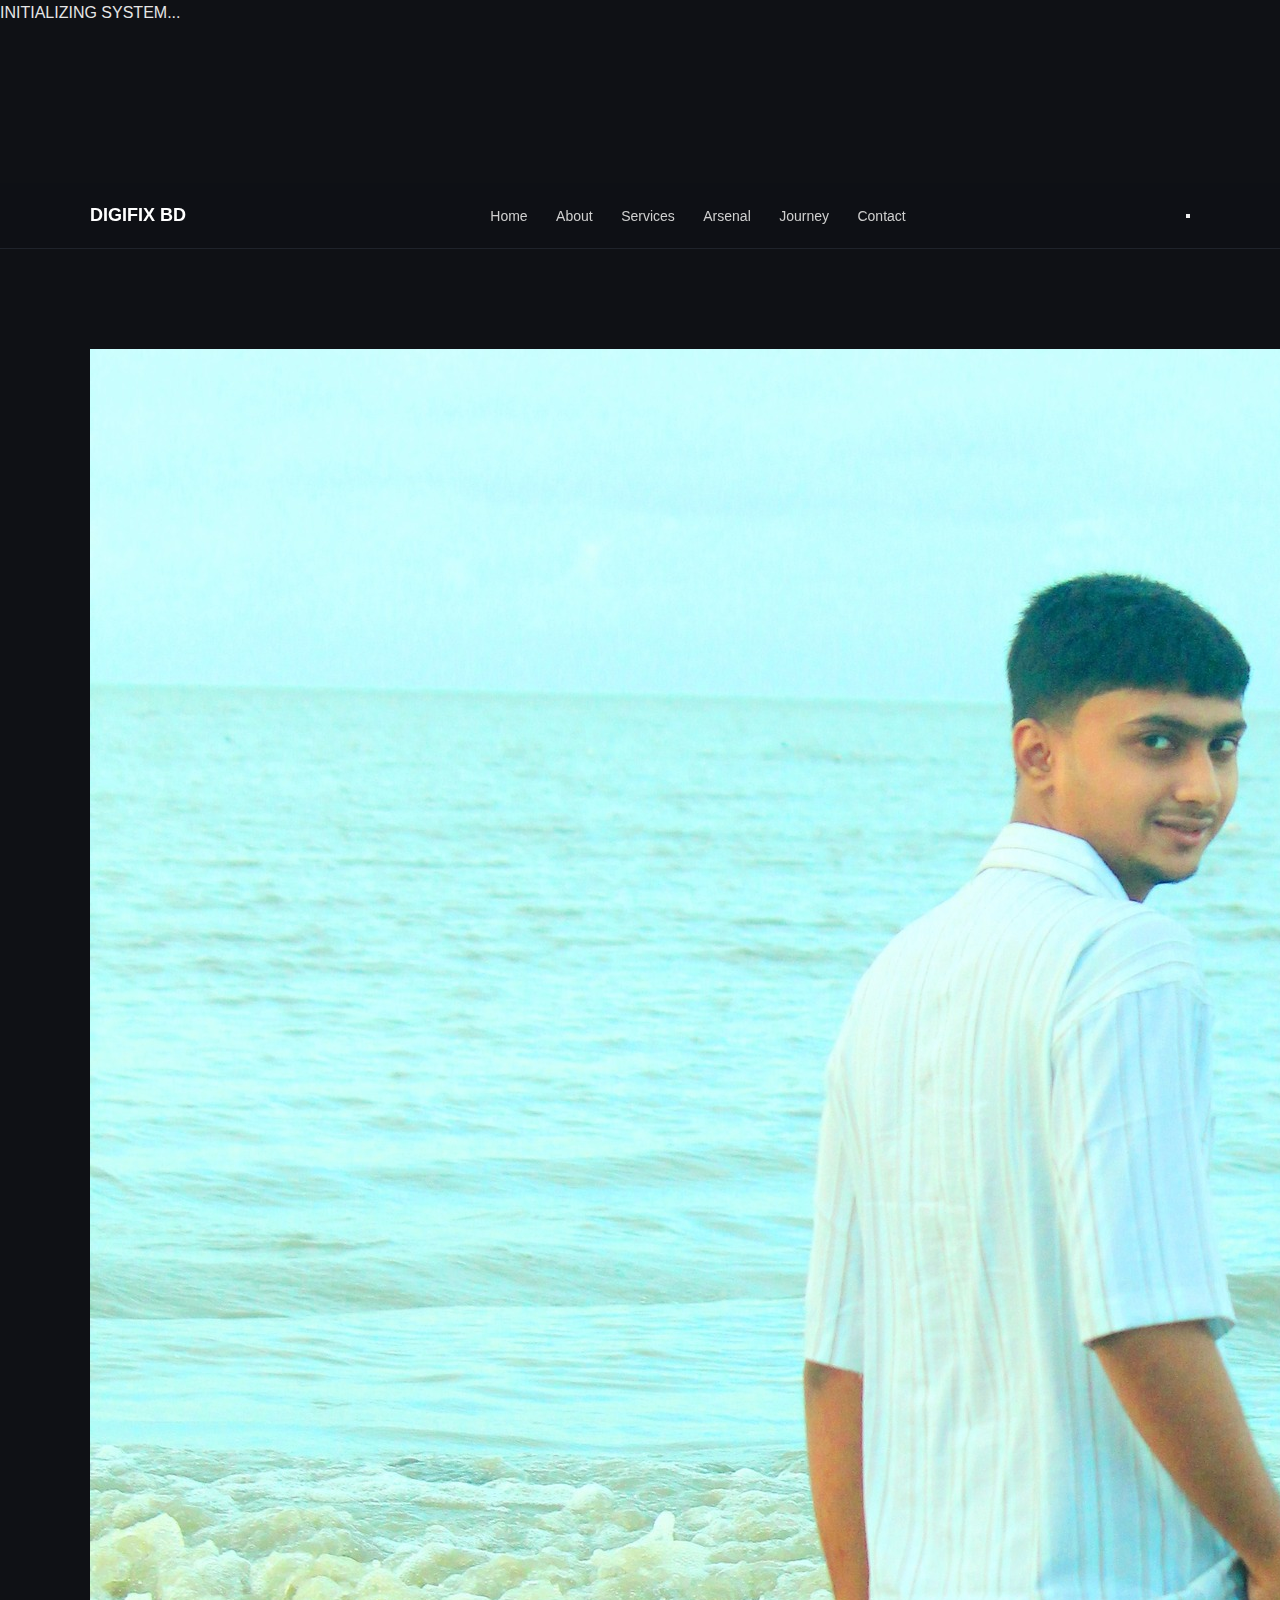
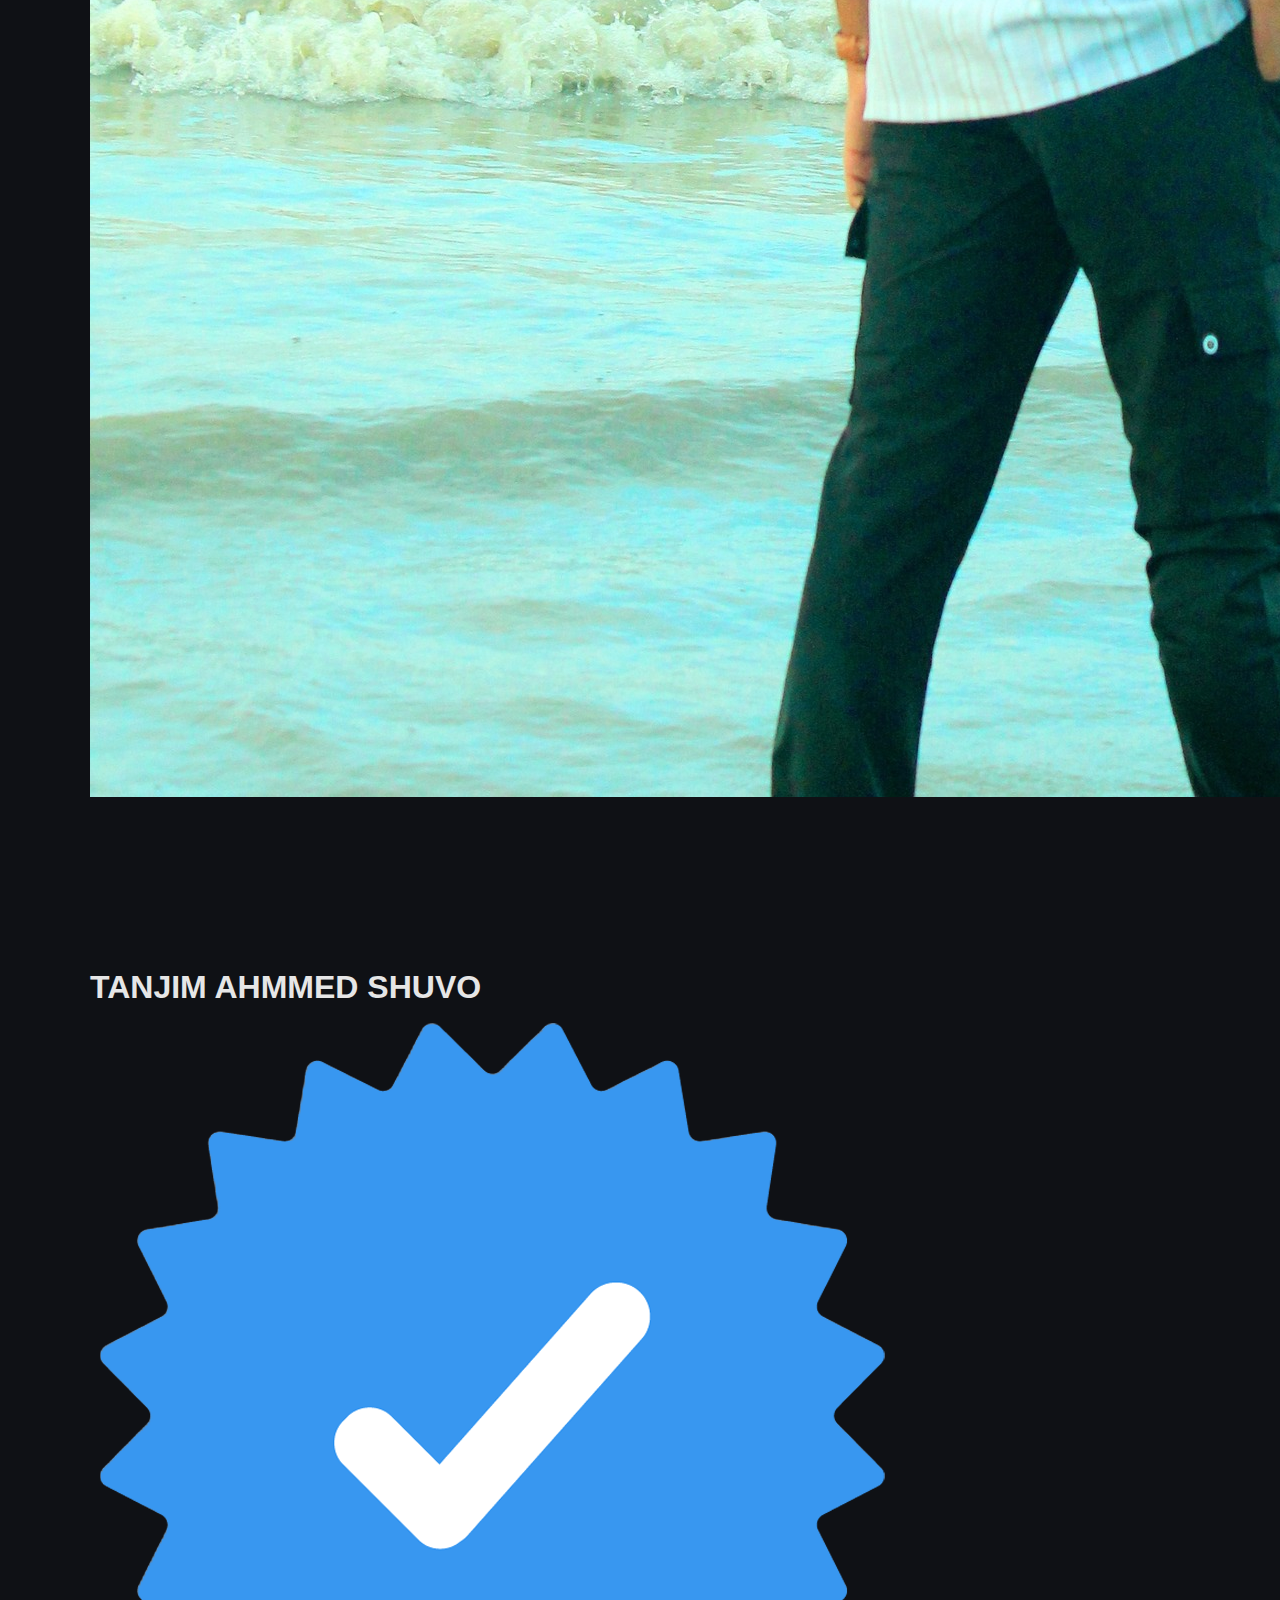
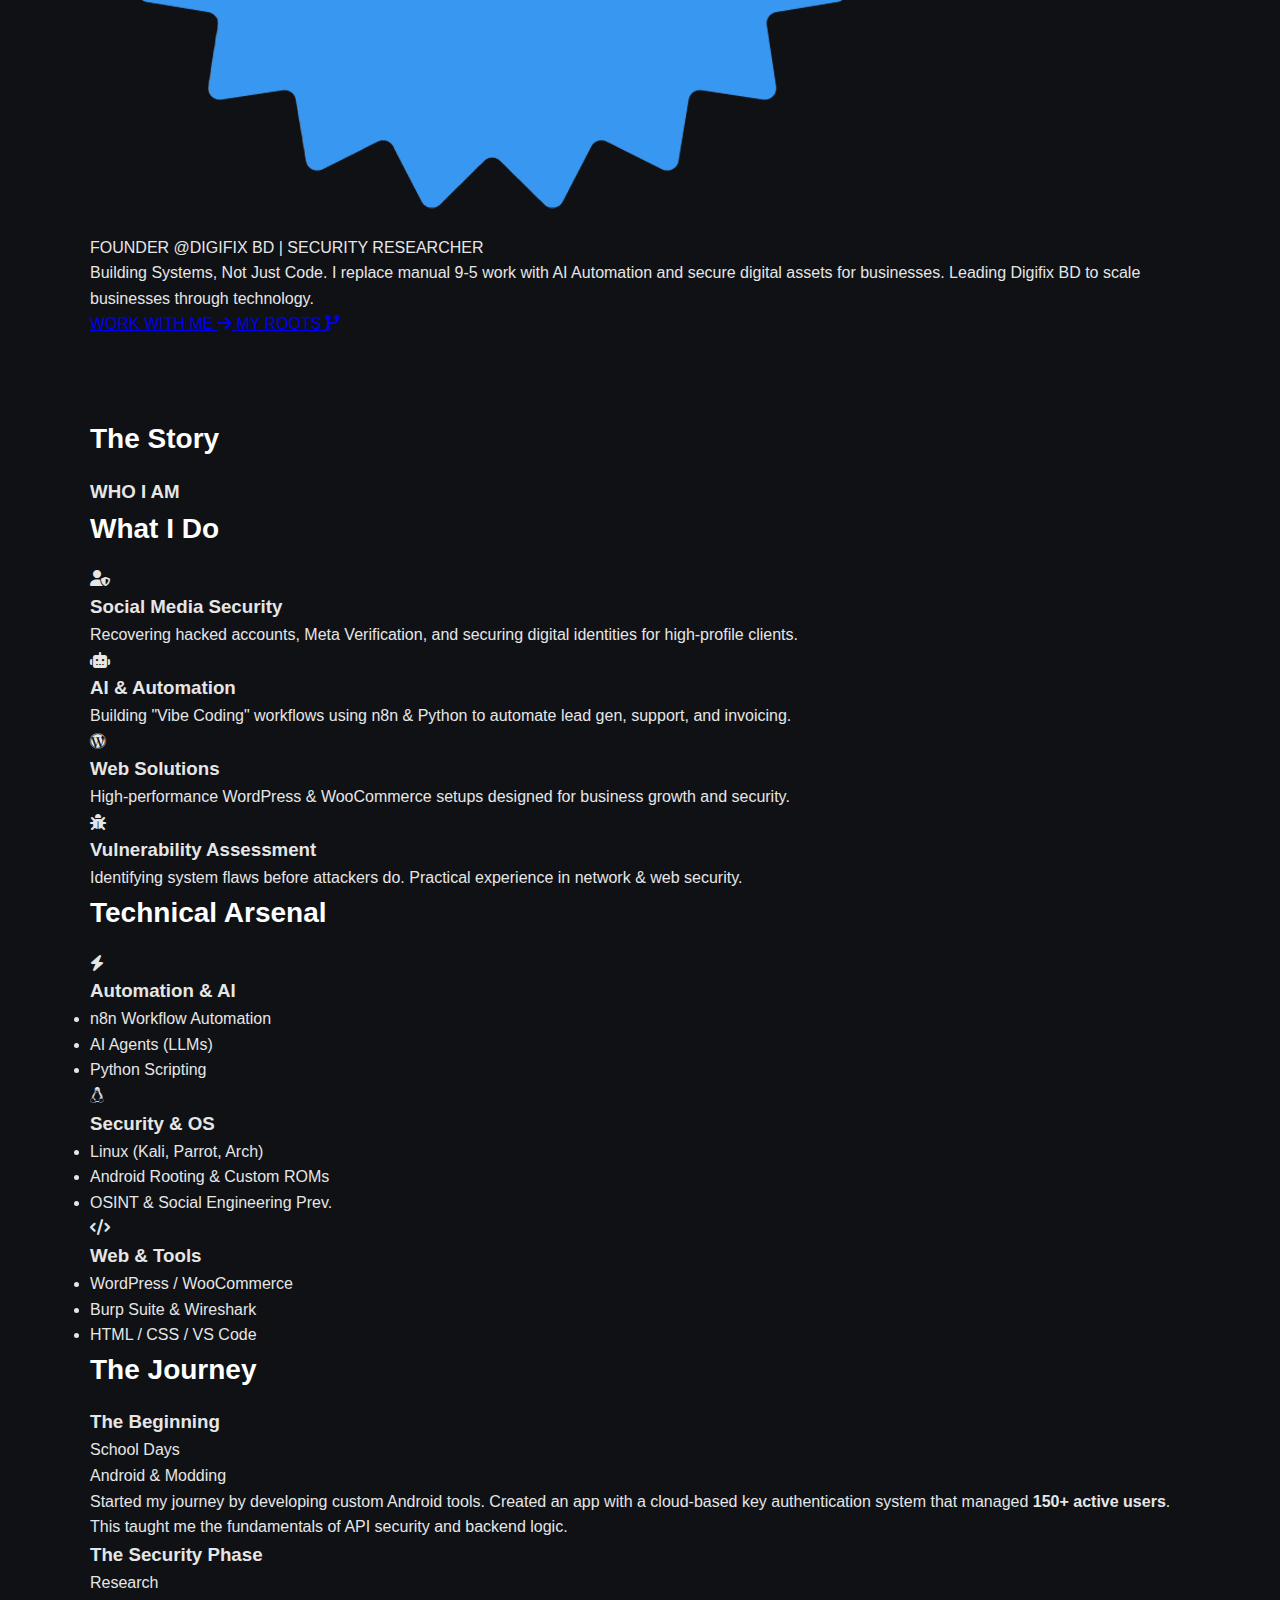
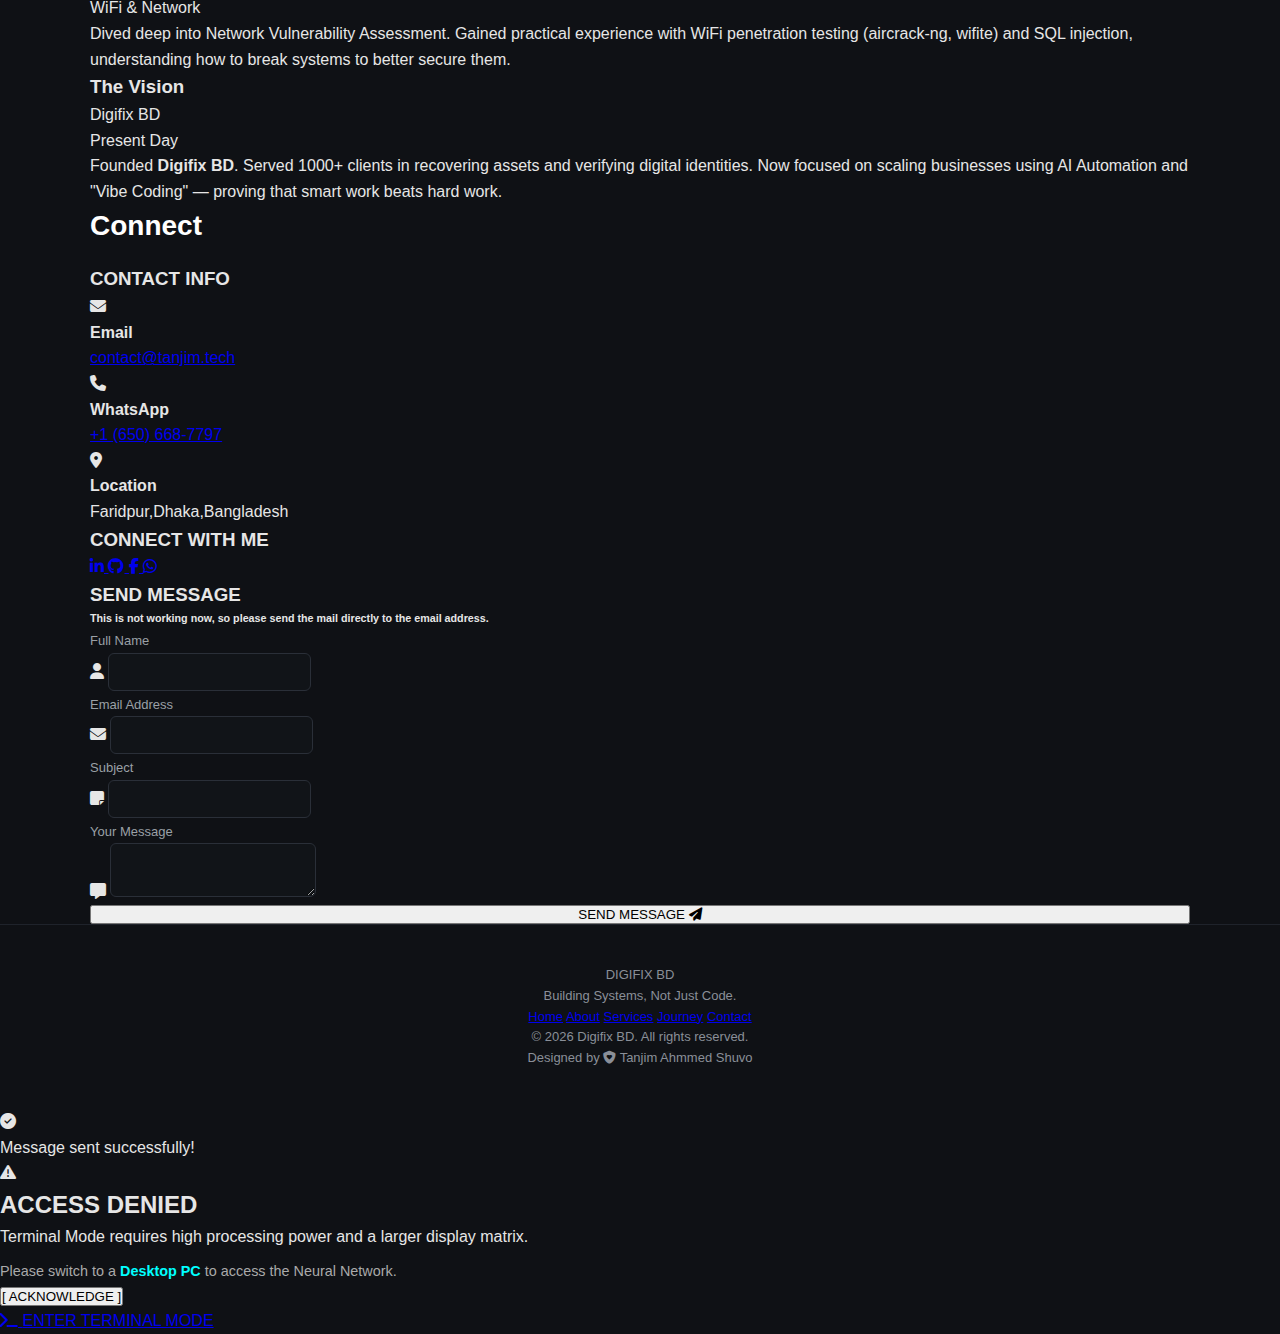
<file: index.html>
<!DOCTYPE html>
<html lang="en">
<head>
    <meta charset="UTF-8">
    <meta name="viewport" content="width=device-width, initial-scale=1.0">
    <meta name="facebook-domain-verification" content="kz00a9a22m4h736jz0zkkpy9zrlzkv" />
    <meta name="keywords" content="Digifix BD, Tanjim Ahmmed Shuvo, Automation Expert, n8n, Security Researcher, Social Media Security, Web Developer Bangladesh">
    <meta name="description" content="Founder @Digifix BD | Social Media Security Expert | AI Automation Lead">
    <title>TANJIM AHMMED SHUVO - Portfolio</title>
    <link rel="icon" type="image/x-icon" href="favicon.ico">
    <link rel="stylesheet" href="styles.css">
    <link href="https://fonts.googleapis.com/css2?family=Orbitron:wght@400;500;700;900&family=Rajdhani:wght@300;400;500;600;700&display=swap" rel="stylesheet">
    <link rel="stylesheet" href="https://cdnjs.cloudflare.com/ajax/libs/font-awesome/6.4.0/css/all.min.css">
</head>
<body>
    <div id="cyber-preloader">
        <div class="preloader-content">
            <div class="scanner-line"></div>
            <div class="terminal-text" id="terminal-text">INITIALIZING SYSTEM...</div>
            <div class="loading-bar-container">
                <div class="loading-bar"></div>
            </div>
        </div>
    </div>
    <svg id="dragon-cursor-svg">
      <defs>
        <g id="Cabeza" transform="matrix(1, 0, 0, 1, 0, 0)">
          <path style="fill:#FFFFFF;fill-opacity:1" d="M-28.9,-1.1L-28.55 -1.95Q-28.1 -3.1 -27.25 -2.95L-26.7 -2.95Q-27.7 -1.65 -28.9 -1.1M-18.35,-1.8Q-15.1 -10.3 -9.6 -6.05Q-15.1 -6.2 -18.35 -1.8M-18.35,1.1Q-15.1 5.45 -9.6 5.35Q-15.1 9.55 -18.35 1.1M-26.7,2.2L-27.25 2.25Q-28.1 2.4 -28.55 1.2L-28.9 0.35Q-27.7 0.9 -26.7 2.2" />
          <path style="fill:#000000;fill-opacity:1" d="M-21.05,-8.25Q-13.6 -15.95 -1.3 -12.1Q-7.85 -8.5 -5.85 -4.35Q-2.3 -4.85 10.5 0.15Q0 4.35 -5.85 3.65Q-7.85 7.75 -1.25 12.45Q-13.6 15.2 -21.05 7.5Q-29.55 4.05 -30.2 -0.35Q-29.55 -4.8 -21.05 -8.25M-26.7,-2.95L-27.25 -2.95Q-28.1 -3.1 -28.55 -1.95L-28.9 -1.1Q-27.7 -1.65 -26.7 -2.95M-9.6,-6.05Q-15.1 -10.3 -18.35 -1.8Q-15.1 -6.2 -9.6 -6.05M-9.6,5.35Q-15.1 5.45 -18.35 1.1Q-15.1 9.55 -9.6 5.35M-28.9,0.35L-28.55 1.2Q-28.1 2.4 -27.25 2.25L-26.7 2.2Q-27.7 0.9 -28.9 0.35" />
        </g>
        <g id="Aletas" transform="matrix(1, 0, 0, 1, 0, 0)">
          <linearGradient id="LinearGradID_1" gradientUnits="userSpaceOnUse" gradientTransform="matrix(0.0935974, 0, 0, 0.188782, -20.55, 0)" spreadMethod="pad" x1="-819.2" y1="0" x2="819.2" y2="0">
            <stop offset="0" style="stop-color:#CCCCCC;stop-opacity:1" />
            <stop offset="1" style="stop-color:#000000;stop-opacity:1" />
          </linearGradient>
          <path style="fill:url(#LinearGradID_1) " d="M29.75,-36.85Q-17.75 -61.45 -42.05 -40.95L-45.35 -38.35L-53.7 -41.15L-51.15 -44.85Q-34.85 -68.4 21 -57.8Q-32.2 -72.1 -50.25 -50Q-53.85 -45.65 -56.05 -41.95L-64.7 -43.35L-60.6 -50.3Q-45.9 -75.55 5.1 -79.35Q-2.2 -79.8 -9.45 -79.15Q-16.2 -78.55 -22.85 -77.15Q-29.85 -75.65 -36.5 -73Q-43.05 -70.4 -48.8 -66.85Q-54.55 -63.35 -56.8 -60.3L-60.5 -55.4Q-62.95 -52.1 -67 -43.55L-70.55 -43.55L-76.35 -42.95Q-74.6 -49.1 -71.85 -54.85Q-68.9 -61.25 -64.8 -67.1Q-60.8 -73 -55.45 -77.55Q-49.9 -82.35 -43.65 -85.85L-30.6 -92.7Q-24.05 -95.95 -17 -98.25Q-63.75 -86.35 -73.65 -57.1Q-75.75 -50.75 -77.45 -42.75Q-82.9 -41.75 -88 -39.65Q-87.65 -46.65 -86.3 -53.05Q-79.8 -89.8 -36.65 -117.2Q-80.65 -94.5 -87.55 -59.55Q-88.65 -54.15 -88.95 -39.4L-89.8 -38.85L-92.7 -37.6Q-93.75 -44.35 -94.1 -51.15Q-94.4 -58.2 -93.25 -65.1Q-92.15 -72.5 -90.05 -79.65Q-88.05 -86.55 -85 -93Q-82.1 -99.3 -78.45 -105.15Q-74.6 -111.35 -70.25 -117.25Q-65.95 -123.1 -61.1 -128.55Q-70.3 -119.35 -77.9 -108.7Q-86 -97.3 -90.8 -84.05Q-95.8 -70.5 -96 -56.15Q-96.1 -46 -94.05 -36.05L-93.25 -31.55Q-93.5 -35.65 -92.35 -36Q-79.85 -42 -66.6 -40.45Q-52.45 -38.85 -39.2 -33.25Q-28.3 -29.9 -21.25 -24.15Q-17.8 -23.3 -8.6 -15.6Q-12.1 -20.75 -16.75 -24.5Q-24.55 -30.7 -34.25 -34.05L-42.55 -37Q-38.9 -41.25 -31.5 -43.25Q-24.05 -45.3 -16.2 -46.3Q-8.35 -47.35 -1 -46Q5.95 -44.75 12.75 -42.85Q19.85 -40.9 29.75 -36.85M-92.45,-27.35L-94.95 -36.25Q-109.7 -105 -27.95 -154.65Q-98.65 -103.8 -91.75 -39.4L-89.95 -40.2Q-92.2 -105.25 -5.6 -130.9Q-78.8 -99.95 -87.45 -40.9Q-83.15 -42.95 -78.45 -43.95Q-70 -101.3 17.65 -103.8Q-56.9 -93.4 -74.5 -44.55L-67.4 -45.45Q-49.1 -94.95 39.25 -75.65Q-36.75 -84.35 -62.25 -44.25L-57.3 -43.6Q-31.65 -86.5 56.15 -46.05Q-20.3 -73.35 -51.35 -41.7L-45.95 -39.75Q-17.85 -71.35 51.85 -24.8Q-8.7 -56.4 -39.75 -37.05Q-28.15 -34.05 -14.25 -24.45Q-8.6 -19.85 -5.8 -16.95Q5.95 -2.4 20 0Q5.95 2.4 -5.8 16.95Q-8.6 19.85 -14.25 24.45Q-28.15 34.05 -39.75 37.05Q-8.7 56.4 51.85 24.8Q-17.85 71.35 -45.95 39.75L-51.35 41.7Q-20.3 73.35 56.15 46.1Q-31.65 86.5 -57.3 43.65L-62.25 44.3Q-36.75 84.35 39.25 75.7Q-49.1 94.95 -67.4 45.5L-74.5 44.6Q-56.9 93.4 17.65 103.85Q-70 101.3 -78.45 43.95Q-83.15 42.95 -87.45 40.9Q-78.8 99.95 -5.6 130.9Q-92.2 105.25 -89.95 40.25L-91.75 39.4Q-98.65 103.8 -27.95 154.65Q-109.7 105 -94.95 36.3L-92.45 27.35Q-93.05 33.9 -92.05 34.75Q-91.1 35.55 -88.95 36.7L-87.95 37Q-83.7 38.25 -79.05 38.8L-77.25 38.95Q-72.55 39.3 -67.5 38.85L-65.45 38.65Q-44.4 36.05 -17.8 19.6Q-9.9 12.8 -15.15 4.4Q-18.15 3.15 -19 0Q-18.15 -3.15 -15.15 -4.4Q-9.9 -12.8 -17.8 -19.6L-17.8 -19.55Q-44.4 -36.05 -65.45 -38.6L-67.5 -38.8Q-72.55 -39.3 -77.25 -38.95L-79.05 -38.75Q-83.7 -38.25 -87.95 -36.95L-88.95 -36.65Q-91.1 -35.55 -92.05 -34.7Q-93.05 -33.9 -92.45 -27.35M-8.6,15.6Q-17.8 23.3 -21.25 24.2Q-28.3 29.9 -39.2 33.3Q-52.45 38.85 -66.6 40.5Q-79.85 42 -92.35 36Q-93.5 35.65 -93.25 31.55L-94.05 36.1Q-96.1 46.05 -96 56.15Q-95.8 70.5 -90.8 84.1Q-86 97.3 -77.9 108.75Q-70.3 119.35 -61.1 128.6Q-65.95 123.1 -70.25 117.25Q-74.6 111.35 -78.45 105.15Q-82.1 99.3 -85 93Q-88.05 86.55 -90.05 79.7Q-92.15 72.5 -93.25 65.1Q-94.4 58.2 -94.1 51.2Q-93.75 44.35 -92.7 37.6L-89.8 38.9L-88.95 39.45Q-88.65 54.15 -87.55 59.55Q-80.65 94.5 -36.65 117.25Q-79.8 89.8 -86.3 53.1Q-87.65 46.65 -88 39.65Q-82.9 41.75 -77.45 42.75Q-75.75 50.75 -73.65 57.15Q-63.75 86.35 -17 98.3Q-24.05 95.95 -30.6 92.75L-43.65 85.9Q-49.9 82.35 -55.45 77.6Q-60.8 73 -64.8 67.15Q-68.9 61.25 -71.85 54.85Q-74.6 49.1 -76.35 42.95L-70.55 43.6L-67 43.6Q-62.95 52.1 -60.5 55.4L-56.8 60.35Q-54.55 63.35 -48.8 66.9Q-43.05 70.4 -36.5 73Q-29.85 75.65 -22.85 77.15Q-16.2 78.55 -9.45 79.15Q-2.2 79.8 5.1 79.35Q-45.9 75.55 -60.6 50.3L-64.7 43.4L-56.05 41.95Q-53.85 45.65 -50.25 50Q-32.2 72.1 21 57.85Q-34.85 68.4 -51.15 44.85L-53.7 41.2L-45.35 38.35L-42.05 40.95Q-17.75 61.45 29.75 36.85Q19.85 40.9 12.75 42.9Q5.95 44.75 -1 46Q-8.35 47.35 -16.2 46.35Q-24.05 45.3 -31.5 43.3Q-38.9 41.25 -42.55 37.05L-34.25 34.05Q-24.55 30.7 -16.75 24.5Q-12.1 20.75 -8.6 15.6" />
        </g>
        <g id="Espina" transform="matrix(1, 0, 0, 1, 0, 0)">
          <linearGradient id="LinearGradID_2" gradientUnits="userSpaceOnUse" gradientTransform="matrix(0.0229492, 0, 0, -0.0152893, 0, 0.05)" spreadMethod="pad" x1="-819.2" y1="0" x2="819.2" y2="0">
            <stop offset="0" style="stop-color:#CCCCCC;stop-opacity:1" />
            <stop offset="1" style="stop-color:#333333;stop-opacity:1" />
          </linearGradient>
          <path style="fill:url(#LinearGradID_2) " d="M-18.8,0Q-17.85 -5.7 -12.3 -9.6Q-11.2 -5.35 -6.5 -8.25L-6.45 -8.2L-6.2 -8.3Q1.25 -16.25 6.65 -12.4Q0.05 -12.55 0 -5.95Q2.7 -2.4 7.75 -4.1Q18 -1.45 18.8 0L-18.8 0" />
          <linearGradient id="LinearGradID_3" gradientUnits="userSpaceOnUse" gradientTransform="matrix(0.0229492, 0, 0, 0.0152893, 0, -0.05)" spreadMethod="pad" x1="-819.2" y1="0" x2="819.2" y2="0">
            <stop offset="0" style="stop-color:#CCCCCC;stop-opacity:1" />
            <stop offset="1" style="stop-color:#333333;stop-opacity:1" />
          </linearGradient>
          <path style="fill:url(#LinearGradID_3) " d="M18.8,0Q18 1.45 7.75 4.1Q2.7 2.4 0 5.95Q0.05 12.55 6.65 12.4Q1.25 16.25 -6.2 8.35Q-6.35 8.25 -6.45 8.25L-6.5 8.25Q-11.2 5.35 -12.3 9.6Q-17.85 5.7 -18.8 0L18.8 0" />
        </g>
      </defs>
      <g id="screen" />
    </svg>
    <div class="cursor"></div>
    <div id="cursor-trail-container"></div>

    <nav class="navbar">
        <div class="container">
            <a href="https://digifixbd.com" class="logo sound-hover">
                <span>DIGIFIX BD</span>
            </a>
            <div class="nav-links">
                <a href="#home" class="sound-hover">Home</a>
                <a href="#about" class="sound-hover">About</a>
                <a href="#what-i-do" class="sound-hover">Services</a>
                <a href="#skills" class="sound-hover">Arsenal</a>
                <a href="#experience" class="sound-hover">Journey</a>
                <a href="#contact" class="sound-hover">Contact</a>
            </div>
            <button class="menu-toggle sound-click">
                <span></span>
                <span></span>
                <span></span>
            </button>
        </div>
    </nav>

    <main>
        <section id="home" class="hero-section">
            <div class="map" id="map"></div>
            
            <div class="container">
                <div class="hero-content reveal">
                    <div class="profile-circle-container animated-profile tilt-card">
                        <img src="image.png" alt="Tanjim Ahmmed Shuvo - Profile Picture" class="profile-circle-img" />
                        <canvas id="pixel-effect-canvas"></canvas>
                    </div>
                    <h1 class="hero-name">TANJIM AHMMED SHUVO <img class="verified-badge-img" src="blue.png" alt="Verified Badge"></h1>
                    <div class="cyber-title-box">FOUNDER @DIGIFIX BD | SECURITY RESEARCHER</div>
                    <p class="centered-description">
                        Building Systems, Not Just Code. I replace manual 9-5 work with AI Automation and secure digital assets for businesses. Leading Digifix BD to scale businesses through technology.
                    </p>
                    <div class="hero-buttons">
                        <a href="#contact" class="cyber-button cyber-button-primary sound-click">
                            <span>WORK WITH ME</span>
                            <i class="fa-solid fa-arrow-right"></i>
                        </a>
                        <a href="#experience" class="cyber-button cyber-button-secondary sound-click">
                            <span>MY ROOTS</span>
                            <i class="fa-solid fa-code-branch"></i>
                        </a>
                    </div>
                </div>
            </div>
            <div class="cityscape"></div>
        </section>

        <section id="about" class="about-section">
            <div class="container">
                <h2 class="section-title reveal">
                    <span class="border-bottom-green">The Story</span>
                </h2>
                <div class="section-divider reveal"></div>
                <div class="about-content">
                    <div class="about-text" style="width: 100%; grid-column: span 2;">
                        <div class="glassmorphic-card reveal tilt-card">
                            <h3 class="about-subtitle">WHO I AM</h3>
                            <p class="typewriter-text" data-text="I am a Tech Entrepreneur who believes in results over degrees. My journey didn't start in a university lecture hall; it started with curiosity—modding Android kernels, building custom security tools, and exploring the depths of Linux in my school days."></p>
                            <p class="typewriter-text" data-text="Today, I lead Digifix BD, a digital agency that has served over 1000+ individuals and businesses. I don't follow the crowd. While others compete in the rat race, I focus on 'Smart Work'—leveraging AI and Automation to build ecosystems where businesses run on auto-pilot. My mission is simple: Prove that skills and resilience beat everything else."></p>
                        </div>
                    </div>
                </div>
            </div>
        </section>

        <section id="what-i-do" class="services-section">
            <div class="container">
                <h2 class="section-title reveal">
                    <span class="border-bottom-pink">What I Do</span>
                </h2>
                <div class="section-divider reveal"></div>
                <div class="about-services">
                    <div class="service-card glassmorphic-card-cyan reveal tilt-card sound-hover">
                        <i class="fa-solid fa-user-shield"></i>
                        <h3>Social Media Security</h3>
                        <p>Recovering hacked accounts, Meta Verification, and securing digital identities for high-profile clients.</p>
                    </div>
                    <div class="service-card glassmorphic-card-pink reveal tilt-card sound-hover">
                        <i class="fa-solid fa-robot"></i>
                        <h3>AI & Automation</h3>
                        <p>Building "Vibe Coding" workflows using n8n & Python to automate lead gen, support, and invoicing.</p>
                    </div>
                    <div class="service-card glassmorphic-card-green reveal tilt-card sound-hover">
                        <i class="fa-brands fa-wordpress"></i>
                        <h3>Web Solutions</h3>
                        <p>High-performance WordPress & WooCommerce setups designed for business growth and security.</p>
                    </div>
                    <div class="service-card glassmorphic-card-cyan reveal tilt-card sound-hover">
                        <i class="fa-solid fa-bug"></i>
                        <h3>Vulnerability Assessment</h3>
                        <p>Identifying system flaws before attackers do. Practical experience in network & web security.</p>
                    </div>
                </div>
            </div>
        </section>

        <section id="skills" class="skills-section">
            <div class="container">
                <h2 class="section-title reveal">
                    <span class="border-bottom-cyan">Technical Arsenal</span>
                </h2>
                <div class="section-divider reveal"></div>
                <div class="skills-grid">
                    <div class="skill-card glassmorphic-card-cyan reveal tilt-card sound-hover">
                        <div class="skill-icon">
                            <i class="fa-solid fa-bolt"></i>
                        </div>
                        <div class="skill-content">
                            <h3>Automation & AI</h3>
                            <div class="progress-bar">
                                <div class="progress" style="width: 95%"></div>
                            </div>
                            <ul class="skill-details">
                                <li>n8n Workflow Automation</li>
                                <li>AI Agents (LLMs)</li>
                                <li>Python Scripting</li>
                            </ul>
                        </div>
                    </div>
                    <div class="skill-card glassmorphic-card-pink reveal tilt-card sound-hover">
                        <div class="skill-icon">
                            <i class="fa-brands fa-linux"></i>
                        </div>
                        <div class="skill-content">
                            <h3>Security & OS</h3>
                            <div class="progress-bar">
                                <div class="progress" style="width: 90%"></div>
                            </div>
                            <ul class="skill-details">
                                <li>Linux (Kali, Parrot, Arch)</li>
                                <li>Android Rooting & Custom ROMs</li>
                                <li>OSINT & Social Engineering Prev.</li>
                            </ul>
                        </div>
                    </div>
                    <div class="skill-card glassmorphic-card-green reveal tilt-card sound-hover">
                        <div class="skill-icon">
                            <i class="fa-solid fa-code"></i>
                        </div>
                        <div class="skill-content">
                            <h3>Web & Tools</h3>
                            <div class="progress-bar">
                                <div class="progress" style="width: 85%"></div>
                            </div>
                            <ul class="skill-details">
                                <li>WordPress / WooCommerce</li>
                                <li>Burp Suite & Wireshark</li>
                                <li>HTML / CSS / VS Code</li>
                            </ul>
                        </div>
                    </div>
                </div>
            </div>
        </section>

        <section id="experience" class="certificates-section">
            <div class="container">
                <h2 class="section-title reveal">
                    <span class="border-bottom-pink">The Journey</span>
                </h2>
                <div class="section-divider reveal"></div>
                <div class="certificates-grid"> <div class="certificate-card glassmorphic-card-green reveal tilt-card sound-hover">
                        <div class="certificate-header">
                            <h3>The Beginning</h3>
                            <span class="certificate-badge">School Days</span>
                        </div>
                        <p class="certificate-period">Android & Modding</p>
                        <p class="certificate-description">
                            Started my journey by developing custom Android tools. Created an app with a cloud-based key authentication system that managed <strong>150+ active users</strong>. This taught me the fundamentals of API security and backend logic.
                        </p>
                    </div>
                    <div class="certificate-card glassmorphic-card-cyan reveal tilt-card sound-hover">
                        <div class="certificate-header">
                            <h3>The Security Phase</h3>
                            <span class="certificate-badge">Research</span>
                        </div>
                        <p class="certificate-period">WiFi & Network</p>
                        <p class="certificate-description">
                            Dived deep into Network Vulnerability Assessment. Gained practical experience with WiFi penetration testing (aircrack-ng, wifite) and SQL injection, understanding how to break systems to better secure them.
                        </p>
                    </div>
                    <div class="certificate-card glassmorphic-card-pink reveal tilt-card sound-hover">
                        <div class="certificate-header">
                            <h3>The Vision</h3>
                            <span class="certificate-badge">Digifix BD</span>
                        </div>
                        <p class="certificate-period">Present Day</p>
                        <p class="certificate-description">
                            Founded <strong>Digifix BD</strong>. Served 1000+ clients in recovering assets and verifying digital identities. Now focused on scaling businesses using AI Automation and "Vibe Coding" — proving that smart work beats hard work.
                        </p>
                    </div>
                </div>
            </div>
        </section>

        <section id="contact" class="contact-section">
            <div class="container">
                <h2 class="section-title reveal">
                    <span class="border-bottom-green">Connect</span>
                </h2>
                <div class="section-divider reveal"></div>
                <div class="contact-content">
                    <div class="contact-info glassmorphic-card reveal tilt-card">
                        <h3 class="contact-subtitle">CONTACT INFO</h3>
                        <div class="contact-item">
                            <div class="contact-icon pink-icon">
                                <i class="fa-solid fa-envelope"></i>
                            </div>
                            <div class="contact-details">
                                <h4>Email</h4>
                                <a href="mailto:contact@tanjim.tech" class="sound-click">contact@tanjim.tech</a>
                            </div>
                        </div>
                        <div class="contact-item">
                            <div class="contact-icon cyan-icon">
                                <i class="fa-solid fa-phone"></i>
                            </div>
                            <div class="contact-details">
                                <h4>WhatsApp</h4>
                                <a href="https://wa.me/16506687797" class="sound-click">+1 (650) 668-7797</a>
                            </div>
                        </div>
                        <div class="contact-item">
                            <div class="contact-icon green-icon">
                                <i class="fa-solid fa-location-dot"></i>
                            </div>
                            <div class="contact-details">
                                <h4>Location</h4>
                                <p>Faridpur,Dhaka,Bangladesh</p>
                            </div>
                        </div>
                        <div class="social-links">
                            <h3>CONNECT WITH ME</h3>
                            <div class="social-icons">
                                <a href="https://www.linkedin.com/in/tanjim-ahmmed-shuvo/" class="social-icon pink-border sound-click">
                                    <i class="fab fa-linkedin-in"></i>
                                </a>
                                <a href="https://github.com/tanjim-ahmmed-shuvo" class="social-icon cyan-border sound-click">
                                    <i class="fab fa-github"></i>
                                </a>
                                <a href="https://www.facebook.com/tanjim.ahmmed.shuvo" class="social-icon green-border sound-click">
                                    <i class="fab fa-facebook-f"></i>
                                </a>
                                <a href="https://wa.me/16506687797" class="social-icon green-border sound-click" target="_blank">
                                    <i class="fab fa-whatsapp"></i>
                                </a>
                            </div>
                        </div>
                    </div>
                    <div class="contact-form glassmorphic-card reveal tilt-card">
                        <h3 class="form-title">SEND MESSAGE <h6>This is not working now, so please send the mail directly to the email address.</h6></h3>
                        <form id="contactForm">
                            <div class="form-group">
                                <label for="name">Full Name</label>
                                <div class="input-wrapper">
                                    <i class="fa-solid fa-user"></i>
                                    <input type="text" id="name" name="name" required class="sound-click">
                                </div>
                            </div>
                            <div class="form-group">
                                <label for="email">Email Address</label>
                                <div class="input-wrapper">
                                    <i class="fa-solid fa-envelope"></i>
                                    <input type="email" id="email" name="email" required class="sound-click">
                                </div>
                            </div>
                            <div class="form-group">
                                <label for="subject">Subject</label>
                                <div class="input-wrapper">
                                    <i class="fa-solid fa-note-sticky"></i>
                                    <input type="text" id="subject" name="subject" required class="sound-click">
                                </div>
                            </div>
                            <div class="form-group">
                                <label for="message">Your Message</label>
                                <div class="input-wrapper">
                                    <i class="fa-solid fa-message"></i>
                                    <textarea id="message" name="message" required class="sound-click"></textarea>
                                </div>
                            </div>
                            <button type="submit" class="cyber-button cyber-button-primary form-button sound-click">
                                <span>SEND MESSAGE</span>
                                <i class="fa-solid fa-paper-plane"></i>
                            </button>
                        </form>
                    </div>
                </div>
            </div>
        </section>
    </main>

    <footer class="footer">
        <div class="container">
            <div class="footer-content">
                <div class="footer-logo">
                    <span>DIGIFIX BD</span>
                    <p>Building Systems, Not Just Code.</p>
                </div>
                <div class="footer-links">
                    <a href="#home" class="sound-hover">Home</a>
                    <a href="#about" class="sound-hover">About</a>
                    <a href="#what-i-do" class="sound-hover">Services</a>
                    <a href="#experience" class="sound-hover">Journey</a>
                    <a href="#contact" class="sound-hover">Contact</a>
                </div>
            </div>
            <div class="footer-bottom">
                <p>&copy; 2026 Digifix BD. All rights reserved.</p>
                <p>Designed by <i class="fa-solid fa-shield-heart"></i> Tanjim Ahmmed Shuvo</p>
            </div>
        </div>
        <div class="cityscape"></div>
    </footer>

    <div id="toast" class="toast">
        <div class="toast-content">
            <i class="fa-solid fa-check-circle"></i>
            <div class="toast-message">Message sent successfully!</div>
        </div>
        <div class="toast-progress"></div>
    </div>

    <div id="mobile-warning-modal" class="custom-modal">
        <div class="modal-content tilt-card">
            <div class="modal-icon">
                <i class="fa-solid fa-triangle-exclamation"></i>
            </div>
            <h2 class="modal-title">ACCESS DENIED</h2>
            <div class="modal-body">
                <p>Terminal Mode requires high processing power and a larger display matrix.</p>
                <p style="color: #aaa; font-size: 0.9rem; margin-top: 10px;">
                    Please switch to a <strong style="color: #0ff;">Desktop PC</strong> to access the Neural Network.
                </p>
            </div>
            <button id="close-modal-btn" class="modal-btn">
                [ ACKNOWLEDGE ]
            </button>
        </div>
    </div>

    <a href="monitor.html" class="terminal-mode-btn" id="terminalBtn">
        <i class="fa-solid fa-terminal"></i>
        <span>ENTER TERMINAL MODE</span>
    </a>

    <script src="script.js"></script>
</body>
</html>
</file>
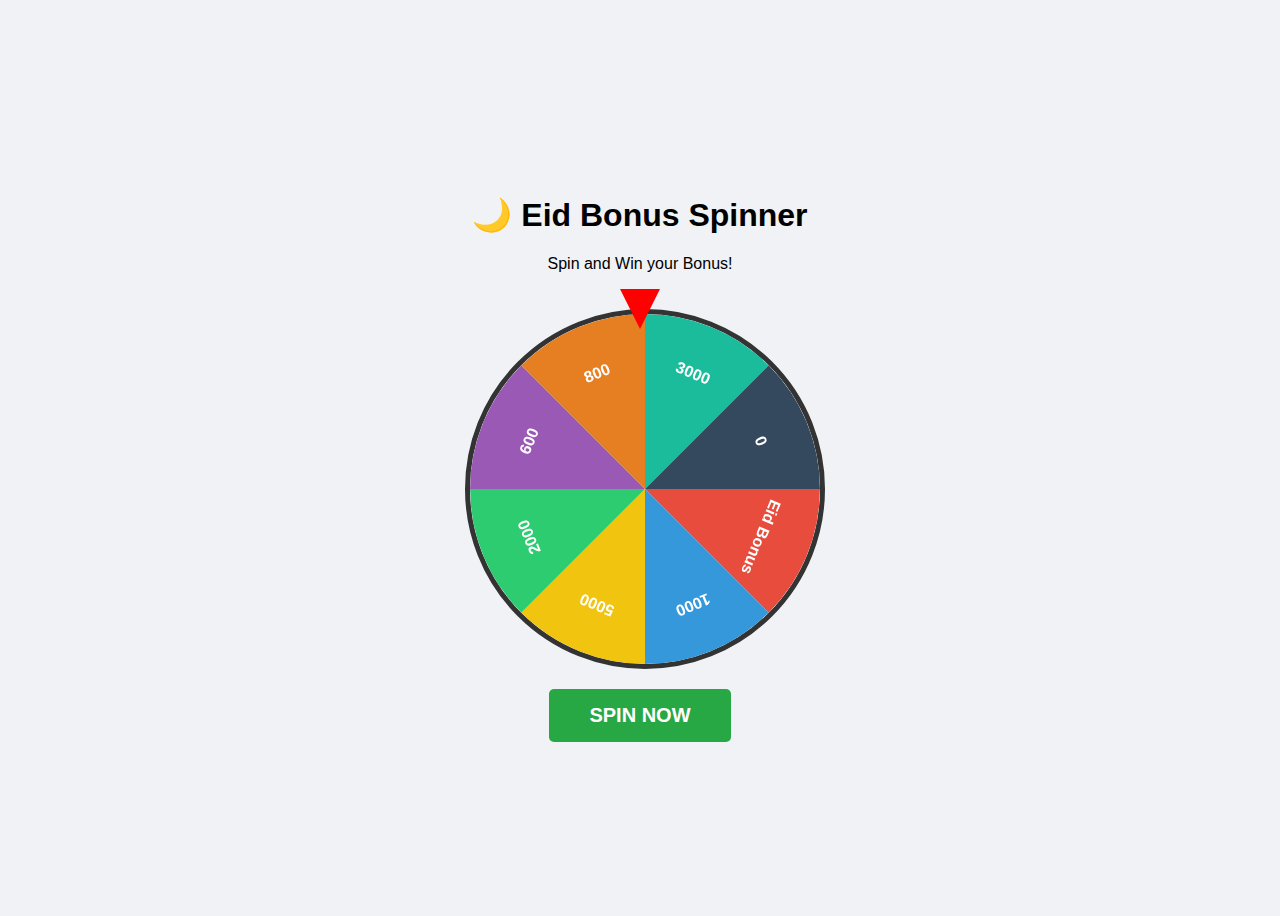
<file: Eidbonus.html>
<!DOCTYPE html>
<html lang="en">
<head>
    <meta charset="UTF-8">
    <meta name="viewport" content="width=device-width, initial-scale=1.0">
    <title>Eid Bonus Spinner</title>
    <style>
        body {
            display: flex;
            flex-direction: column;
            align-items: center;
            justify-content: center;
            height: 100vh;
            background-color: #f0f2f5;
            font-family: Arial, sans-serif;
        }

        .header {
            margin-bottom: 20px;
            text-align: center;
        }

        .wheel-container {
            position: relative;
            width: 350px;
            height: 350px;
        }

        /* Pointer upore center e */
        .pointer {
            position: absolute;
            top: -20px;
            left: 50%;
            transform: translateX(-50%);
            width: 40px;
            height: 40px;
            background: red;
            clip-path: polygon(50% 100%, 0 0, 100% 0);
            z-index: 10;
        }

        #wheel {
            width: 100%;
            height: 100%;
            border-radius: 50%;
            border: 5px solid #333;
            transition: transform 4s cubic-bezier(0.1, 0, 0.2, 1);
            overflow: hidden;
            background: conic-gradient(
                #ff6384 0deg 45deg, 
                #36a2eb 45deg 90deg, 
                #ffce56 90deg 135deg, 
                #4bc0c0 135deg 180deg, 
                #9966ff 180deg 225deg, 
                #ff9f40 225deg 270deg, 
                #c9cbcf 270deg 315deg, 
                #4dc9f6 315deg 360deg
            );
        }

        .spin-btn {
            margin-top: 30px;
            padding: 15px 40px;
            font-size: 20px;
            background-color: #28a745;
            color: white;
            border: none;
            border-radius: 5px;
            cursor: pointer;
            font-weight: bold;
        }

        .spin-btn:active {
            transform: scale(0.95);
        }

        /* Value labels display */
        .label {
            position: absolute;
            width: 100%;
            height: 100%;
            text-align: center;
            font-weight: bold;
            color: white;
            font-size: 14px;
        }
    </style>
</head>
<body>

    <div class="header">
        <h1>🌙 Eid Bonus Spinner</h1>
        <p>Spin and Win your Bonus!</p>
    </div>

    <div class="wheel-container">
        <div class="pointer"></div>
        <canvas id="wheelCanvas" width="350" height="350" style="transform: rotate(0deg); border-radius: 50%; border: 5px solid #333; transition: transform 5s cubic-bezier(0.15, 0, 0.15, 1);"></canvas>
    </div>

    <button class="spin-btn" onclick="spinWheel()">SPIN NOW</button>

    <script>
        const canvas = document.getElementById('wheelCanvas');
        const ctx = canvas.getContext('2d');
        const values = ["Eid Bonus", "1000", "5000", "2000", "600", "800", "3000", "0"];
        const colors = ["#e74c3c", "#3498db", "#f1c40f", "#2ecc71", "#9b59b6", "#e67e22", "#1abc9c", "#34495e"];
        
        const size = values.length;
        const arc = Math.PI / (size / 2);

        // Drawing the wheel
        values.forEach((value, i) => {
            const angle = i * arc;
            ctx.fillStyle = colors[i];
            ctx.beginPath();
            ctx.moveTo(175, 175);
            ctx.arc(175, 175, 175, angle, angle + arc);
            ctx.lineTo(175, 175);
            ctx.fill();

            // Text drawing
            ctx.save();
            ctx.translate(175 + Math.cos(angle + arc / 2) * 120, 175 + Math.sin(angle + arc / 2) * 120);
            ctx.rotate(angle + arc / 2 + Math.PI / 2);
            ctx.fillStyle = "white";
            ctx.font = "bold 16px Arial";
            ctx.fillText(value, -ctx.measureText(value).width / 2, 0);
            ctx.restore();
        });

        let currentRotation = 0;

        function spinWheel() {
            // "0" thake 7 number index-e. 
            // Calculation: 360 degree / 8 sections = 45 degree per section.
            // 0 index (Eid Bonus) starts at 0 deg.
            // "0" index starts at 315 deg.
            
            // Script logic to force landing on "0":
            // Pointer top center-e thake (270 deg of canvas).
            // Amader target index 7 (0 value).
            
            const extraSpins = 5 * 360; // 5 bar purapuri ghurbe
            const targetIndex = 7; // "0" er index
            const segmentAngle = 360 / size;
            
            // Pointer-er niche "0" ke ante hole calculation:
            const stopAngle = (360 - (targetIndex * segmentAngle)) - (segmentAngle / 2) - 90;
            
            currentRotation += extraSpins + stopAngle + (360 - (currentRotation % 360));
            
            canvas.style.transform = `rotate(${currentRotation}deg)`;
            
            setTimeout(() => {
                alert("Alas! You won: 0 BDT. Better luck next time!");
            }, 5500);
        }
    </script>
</body>
</html>
</file>
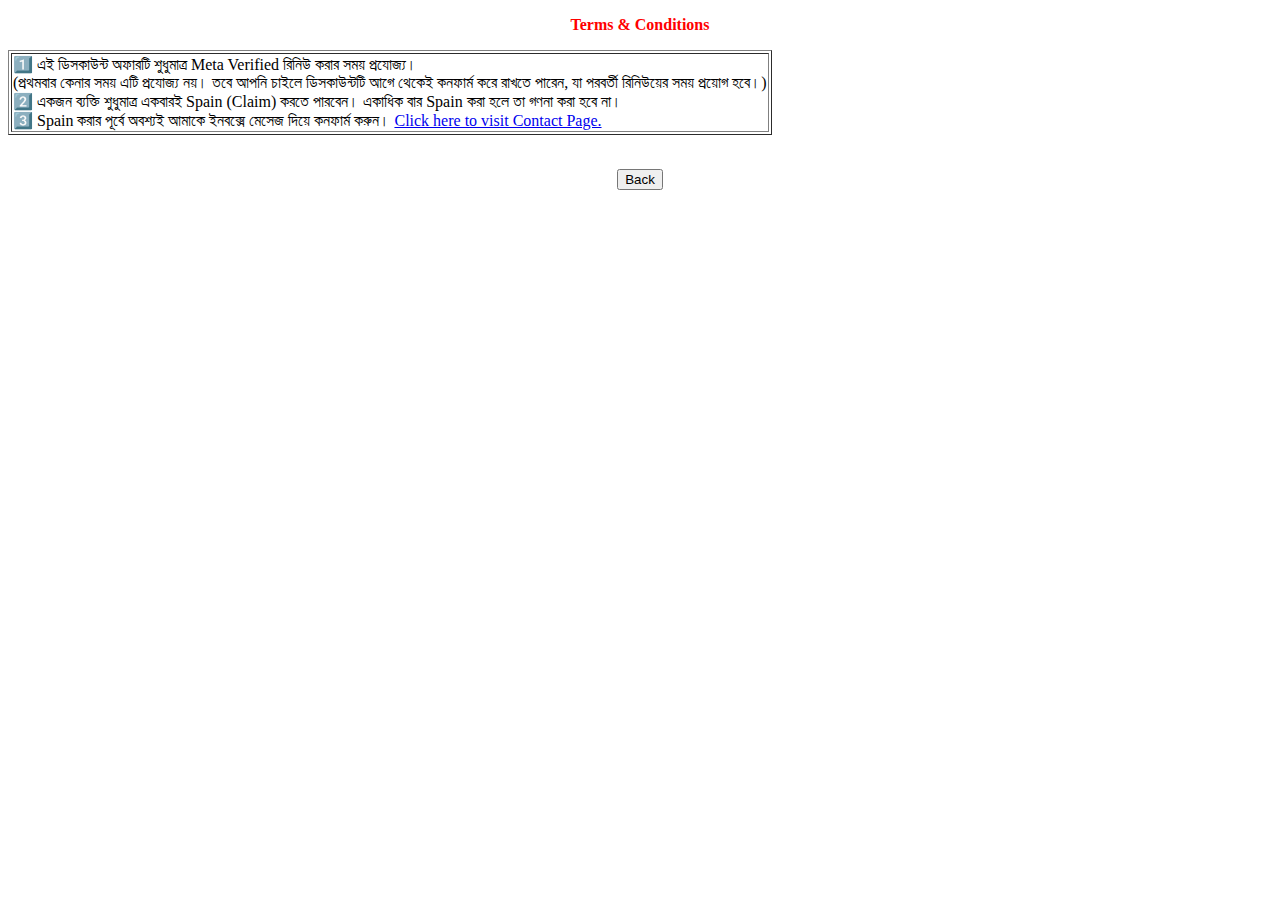
<file: Discount/terms.html>
<!DOCTYPE html>
<html lang="en">
<head>
    <meta charset="UTF-8">
    <meta name="viewport" content="width=device-width, initial-scale=1.0">
    <title>Terms & Conditions</title>
</head>
<body>
    <table border="1">
        <p style="color: red;" align="center"><strong>Terms & Conditions</strong></p>
        <td>
            1️⃣ এই ডিসকাউন্ট অফারটি শুধুমাত্র Meta Verified রিনিউ করার সময় প্রযোজ্য।<br>
            (প্রথমবার কেনার সময় এটি প্রযোজ্য নয়। তবে আপনি চাইলে ডিসকাউন্টটি আগে থেকেই কনফার্ম করে রাখতে পারেন, যা পরবর্তী রিনিউয়ের সময় প্রয়োগ হবে।)<br>
            2️⃣ একজন ব্যক্তি শুধুমাত্র একবারই Spain (Claim) করতে পারবেন। একাধিক বার Spain করা হলে তা গণনা করা হবে না।<br>
            3️⃣ Spain করার পূর্বে অবশ্যই আমাকে ইনবক্সে মেসেজ দিয়ে কনফার্ম করুন। <a href="../contact.html">Click here to visit Contact Page.</a>
        </td>
    </table>
    <br>
    <p align="center"><a href="try-your-luck.html"><button>Back</button></a></p>
</body>
</html>
</file>
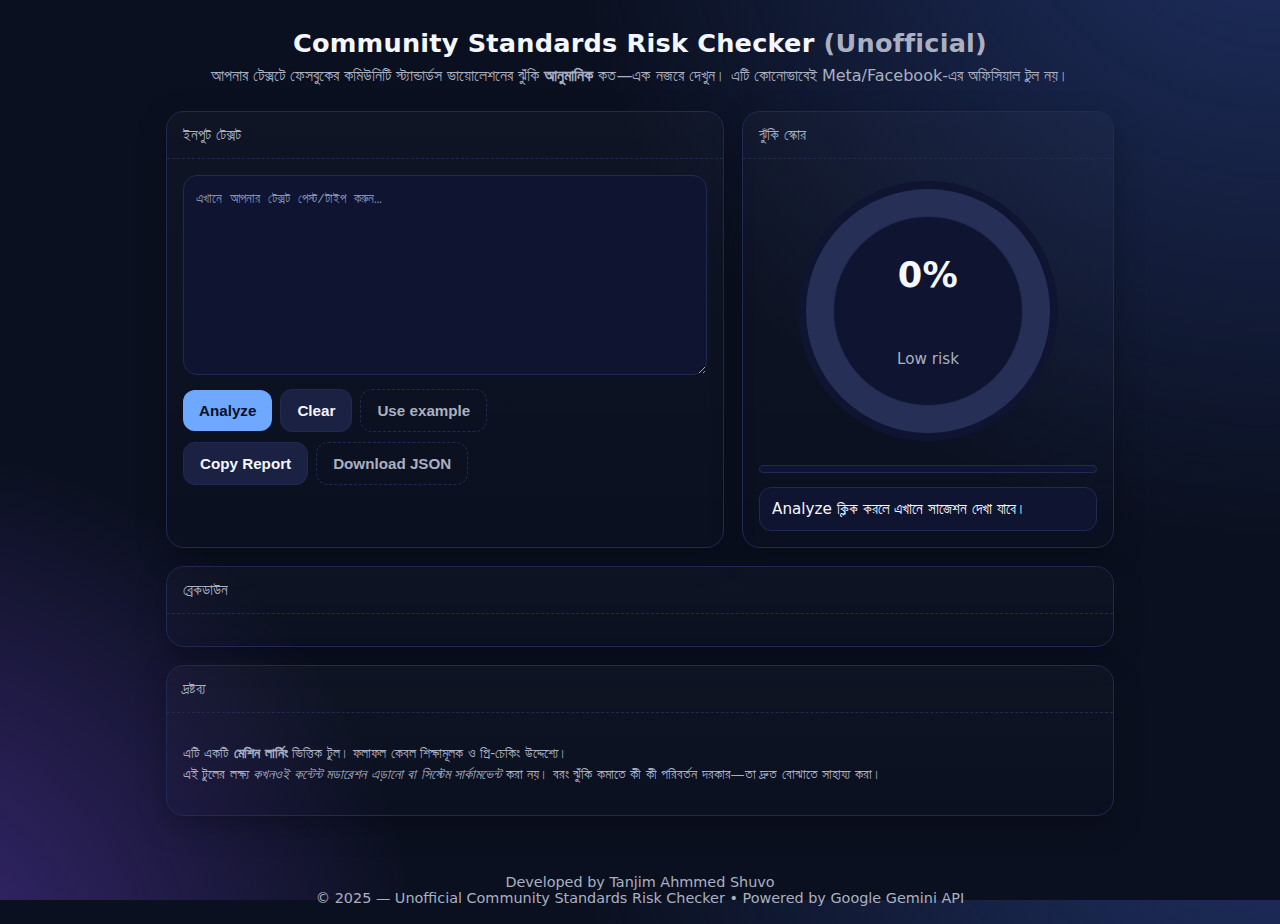
<file: tools/community_standards_risk_checker_unofficial_single_file.html>
<!DOCTYPE html>
<html lang="bn">
<head>
  <meta charset="utf-8" />
  <meta name="viewport" content="width=device-width, initial-scale=1" />
  <title>Community Standards Risk Checker (Unofficial)</title>
  <style>
    :root {
      --bg: #0b1020;
      --card: #121833;
      --muted: #aab0c0;
      --text: #f5f7ff;
      --brand: #6ea8ff;
      --accent: #9b8cff;
      --danger: #ff6b6b;
      --success: #2ecc71;
      --warn: #f5a524;
      --chip: #1a2142;
      --border: #202a52;
    }
    * { box-sizing: border-box; }
    html, body { height: 100%; }
    body {
      margin: 0;
      font-family: ui-sans-serif, system-ui, -apple-system, Segoe UI, Roboto, "Helvetica Neue", Arial;
      color: var(--text);
      background: radial-gradient(1200px 1200px at 100% -20%, #203266 0, rgba(32,50,102,0) 60%),
                  radial-gradient(1000px 1000px at -10% 110%, #3d2a7a 0, rgba(61,42,122,0) 55%),
                  var(--bg);
    }
    header {
      padding: 28px 20px 8px;
      text-align: center;
    }
    header h1 {
      font-size: 1.6rem;
      margin: 0 0 8px;
      letter-spacing: 0.2px;
    }
    header p { color: var(--muted); margin: 0; }

    .container {
      max-width: 980px;
      margin: 18px auto 40px;
      padding: 0 16px;
    }
    .grid {
      display: grid;
      grid-template-columns: 1.2fr 0.8fr;
      gap: 18px;
    }
    @media (max-width: 900px) {
      .grid { grid-template-columns: 1fr; }
    }

    .card {
      background: linear-gradient(180deg, rgba(255,255,255,0.02), rgba(255,255,255,0.0));
      border: 1px solid var(--border);
      border-radius: 18px;
      box-shadow: 0 10px 30px rgba(0,0,0,0.25);
    }
    .card .hd { padding: 14px 16px; border-bottom: 1px dashed var(--border); color: var(--muted); font-size: 0.92rem; }
    .card .bd { padding: 16px; }

    textarea {
      width: 100%;
      min-height: 200px;
      background: #0f1530;
      border: 1px solid var(--border);
      color: var(--text);
      border-radius: 14px;
      padding: 14px 12px;
      line-height: 1.5;
      resize: vertical;
      outline: none;
    }
    textarea::placeholder { color: #8290b8; }

    .row { display: flex; gap: 10px; align-items: center; flex-wrap: wrap; }

    .btn {
      appearance: none; border: 0; cursor: pointer;
      padding: 12px 16px; border-radius: 12px; font-weight: 600; font-size: 0.95rem;
      color: #0b1020; background: var(--brand);
      transition: transform 0.06s ease, filter 0.2s;
    }
    .btn:hover { filter: brightness(1.08); }
    .btn:active { transform: translateY(1px); }
    .btn.secondary { background: #1a2142; color: var(--text); border: 1px solid var(--border); }
    .btn.ghost { background: transparent; color: var(--muted); border: 1px dashed var(--border); }

    .meter {
      display: grid; place-items: center; aspect-ratio: 1 / 1; width: 100%; max-width: 260px; margin: 6px auto 10px;
      position: relative;
    }
    .ring {
      width: 100%; height: 100%; border-radius: 50%;
      background: conic-gradient(var(--success) 0deg, var(--success) 0deg, #263057 0deg 360deg);
      display: grid; place-items: center;
      border: 8px solid #0f1530;
    }
    .ring .inner {
      width: 78%; height: 78%; border-radius: 50%;
      background: #0f1530; display: grid; place-items: center; text-align: center;
      padding: 10px; border: 1px solid var(--border);
    }
    .score { font-size: 2.2rem; font-weight: 800; letter-spacing: 0.5px; }
    .level { font-size: 0.95rem; color: var(--muted); }

    .breakdown { display: grid; gap: 10px; }
    .rowItem {
      background: #0f1530; border: 1px solid var(--border); border-radius: 12px; padding: 10px 12px;
      display: grid; gap: 8px;
    }
    .rowItem .title { display: flex; align-items: center; justify-content: space-between; gap: 8px; }
    .badge { padding: 4px 8px; border-radius: 999px; font-size: 12px; color: #0b1020; background: var(--brand); }
    .badge.warn { background: var(--warn); color: #1b1100; }
    .badge.danger { background: var(--danger); color: #200; }
    .chips { display: flex; flex-wrap: wrap; gap: 6px; }
    .chip { background: var(--chip); color: var(--muted); border: 1px solid var(--border); border-radius: 999px; padding: 4px 8px; font-size: 12px; }

    .footnote { color: var(--muted); font-size: 0.88rem; line-height: 1.5; }
    .muted { color: var(--muted); }
    .tip { font-size: 0.95rem; }
    .kbd { background: #0f1530; border: 1px solid var(--border); border-radius: 6px; padding: 2px 6px; font-family: ui-monospace, SFMono-Regular, Menlo, Consolas, "Liberation Mono", monospace; }

    .pillbar {
      height: 8px; background: #0f1530; border: 1px solid var(--border); border-radius: 999px; overflow: hidden;
    }
    .pillbar > div { height: 100%; width: 0; background: linear-gradient(90deg, var(--brand), var(--accent)); transition: width 400ms ease; }

    .rightCard .bd { display: grid; gap: 14px; }
    .suggest { background: #0f1530; border: 1px solid var(--border); padding: 12px; border-radius: 12px; }
    ul { margin: 0 0 0 18px; }

    footer { text-align: center; padding: 18px; color: var(--muted); font-size: 0.9rem; }
    a { color: #9ac6ff; }
  </style>
</head>
<body>
  <header>
    <h1>Community Standards Risk Checker <span class="muted">(Unofficial)</span></h1>
    <p>আপনার টেক্সটে ফেসবুকের কমিউনিটি স্ট্যান্ডার্ডস ভায়োলেশনের ঝুঁকি <strong>আনুমানিক</strong> কত—এক নজরে দেখুন। এটি কোনোভাবেই Meta/Facebook-এর অফিসিয়াল টুল নয়।</p>
  </header>

  <div class="container">
    <div class="grid">
      <!-- Left: Input & Results -->
      <section class="card">
        <div class="hd">ইনপুট টেক্সট</div>
        <div class="bd">
          <textarea id="text" placeholder="এখানে আপনার টেক্সট পেস্ট/টাইপ করুন…"></textarea>
          <div class="row" style="margin-top: 10px; justify-content: space-between;">
            <div class="row" style="gap: 8px;">
              <button class="btn" id="analyzeBtn">Analyze</button>
              <button class="btn secondary" id="clearBtn" title="Clear (Ctrl+K)">Clear</button>
              <button class="btn ghost" id="exampleBtn">Use example</button>
            </div>
            <div class="row" style="gap: 8px;">
              <button class="btn secondary" id="copyBtn" title="Copy Report">Copy Report</button>
              <button class="btn ghost" id="downloadBtn" title="Download JSON">Download JSON</button>
            </div>
          </div>
        </div>
      </section>

      <aside class="card rightCard">
        <div class="hd">ঝুঁকি স্কোর</div>
        <div class="bd">
          <div class="meter">
            <div class="ring" id="ring"><div class="inner">
              <div class="score" id="score">0%</div>
              <div class="level" id="level">Low risk</div>
            </div></div>
          </div>
          <div class="pillbar"><div id="bar"></div></div>
          <div class="suggest">
            <div class="tip" id="tip">Analyze ক্লিক করলে এখানে সাজেশন দেখা যাবে।</div>
          </div>
        </div>
      </aside>
    </div>

    <section class="card" style="margin-top: 18px;">
      <div class="hd">ব্রেকডাউন</div>
      <div class="bd breakdown" id="breakdown">
        <!-- dynamic rows -->
      </div>
    </section>

    <section class="card" style="margin-top: 18px;">
      <div class="hd">দ্রষ্টব্য</div>
      <div class="bd footnote">
        <p>এটি একটি <strong>মেশিন লার্নিং</strong> ভিত্তিক টুল। ফলাফল কেবল শিক্ষামূলক ও প্রি-চেকিং উদ্দেশ্যে। <br>এই টুলের লক্ষ্য <em>কখনওই কন্টেন্ট মডারেশন এড়ানো বা সিস্টেম সার্কামভেন্ট</em> করা নয়। বরং ঝুঁকি কমাতে কী কী পরিবর্তন দরকার—তা দ্রুত বোঝাতে সাহায্য করা।</p>
      </div>
    </section>
  </div>

  <footer>
    <span>Developed by Tanjim Ahmmed Shuvo<br>© 2025 — Unofficial Community Standards Risk Checker • Powered by Google Gemini API</span>
  </footer>

  <script>
    // --- Utility helpers ---
    const $ = (sel) => document.querySelector(sel);
    const textEl = $('#text');
    const scoreEl = $('#score');
    const levelEl = $('#level');
    const ringEl = $('#ring');
    const barEl = $('#bar');
    const tipEl = $('#tip');
    const breakdownEl = $('#breakdown');

    // Simple emoji regex (not exhaustive)
    const emojiRe = /[\p{Emoji}\u{1F1E6}-\u{1F9FF}\u{2600}-\u{27BF}]/u;

    // Category configuration with lightweight patterns (EN + BN)
    // NOTE: This list is not exhaustive and avoids explicit slurs.
    const CATEGORIES = [
      {
        id: 'violence',
        label: 'Violence / Threats',
        weight: 28,
        patterns: [
          /\b(kill|murder|shoot|stab|bomb|behead|hang|rape|acid)\b/i,
          /\b(terror|attack|gun|sniper|explosive|grenade)\b/i,
          /(মার(া|ে)|মেরে ফেল(া|বো)|খুন|ধর্?ষণ|গুলি|গুলিবর্ষণ|বোমা|অ্যাসিড|কুপিয়ে|গলা কাটা)/i
        ],
        tips: ['সহিংসতা/হুমকিমূলক শব্দ বাদ দিন', 'ব্যক্তি/গ্রুপের প্রতি ক্ষতির আহ্বান সরিয়ে দিন']
      },
      {
        id: 'adult',
        label: 'Adult / Sexual explicit',
        weight: 22,
        patterns: [
          /\b(porn|pornography|sex|nude|nudity|xxx|onlyfans)\b/i,
          /(সেক্স|নগ্ন|নুড|পর্ন|অশ্লীল)/i
        ],
        tips: ['অশ্লীল/যৌন ইঙ্গিতপূর্ণ শব্দ বাদ দিন', 'প্রয়োজনে জেনারাল ও তথ্যভিত্তিক ভাষা ব্যবহার করুন']
      },
      {
        id: 'harassment',
        label: 'Bullying / Harassment',
        weight: 14,
        patterns: [
          /\b(harass|bully|humiliate|shame)\b/i,
          /(অসম্মান|হেয়|লাঞ্ছনা|বদনাম|অপমান)/i
        ],
        tips: ['ব্যক্তিবিশেষকে টার্গেট করা/অপমানসূচক ভাষা এড়িয়ে চলুন', 'সমালোচনা করলে আচরণ/আইডিয়ার দিকে রাখুন, ব্যক্তির দিকে নয়']
      },
      {
        id: 'selfharm',
        label: 'Self-harm / Suicide',
        weight: 20,
        patterns: [
          /\b(suicide|self\s*-?harm|kill myself|end my life)\b/i,
          /(আত্মহত্যা|আত্মহানি|নিজেকে (মার|ক্ষতি))/i
        ],
        tips: ['সংকটময় বার্তা থাকলে হেল্পলাইনের তথ্য দিন', 'গ্রাফিক/উস্কানিমূলক ভাষা এড়ান']
      },
      {
        id: 'illegal',
        label: 'Illegal / Regulated goods & services',
        weight: 20,
        patterns: [
          /\b(sell|buy|cheap)\b\s*(guns?|firearms?|drugs?|weed|cocaine|heroin|steroids|counterfeit|forged)/i,
          /(অস্ত্র|বন্দুক|গান|হেরোইন|গাঁজা|কোকেন|আইস|নেশা|জাল|নকল)\s*(বিক্রি|কিনা|সরবরাহ)/i
        ],
        tips: ['আইনবিরুদ্ধ পণ্য/সেবা প্রচার করবেন না', 'শিক্ষামূলক/সচেতনতা প্রসঙ্গে সীমিত রাখুন']
      },
      {
        id: 'danger_org',
        label: 'Dangerous org./Individuals (mention or praise)',
        weight: 22,
        patterns: [
          /\b(ISIS|ISIL|Al[-\s]?Qaeda|Taliban|Hamas|Hezbollah|Boko\s?Haram)\b/i,
          /(জঙ্গি|সন্ত্রাসী সংগঠন|উগ্রবাদী)/i
        ],
        tips: ['সহিংস সংগঠনকে সমর্থন/প্রচার থেকে বিরত থাকুন', 'খবর/সমালোচনামূলক প্রেক্ষিতে থাকলে নিরপেক্ষ ভাষা নিন']
      },
      {
        id: 'scam',
        label: 'Scam / Deceptive claims',
        weight: 16,
        patterns: [
          /100%\s*(guarantee|guaranteed|real|safe)/i,
          /(মাত্র\s*\d+\s*মিনিট|ইনস্টা\s*ফাস্ট|গ্যারান্টি|নিশ্চয়তা)/i,
          /\b(win|lottery|sweepstake|giveaway)\b.*\b(click|link|now)\b/i,
          /(অগ্রিম\s*পেমেন্ট|ডিপোজিট\s*দিতে\s*হবে)/i
        ],
        tips: ['গ্যারান্টি/টাইম-প্রমিজ বাদ দিন', 'প্রক্রিয়া/শর্ত স্পষ্ট করুন, অফিসিয়াল চ্যানেল উল্লেখ করুন']
      },
      {
        id: 'medical',
        label: 'Medical misinformation cues',
        weight: 12,
        patterns: [
          /\b(cure|heals?)\b.*\b(cancer|covid|aids|HIV)\b/i,
          /(১০০%\s*আরোগ্য|মহৌষধ)/i
        ],
        tips: ['চিকিৎসা দাবির ক্ষেত্রে বিশ্বাসযোগ্য সূত্র/ডিসক্লেইমার দিন', 'ডাক্তারের পরামর্শ নিতে উৎসাহিত করুন']
      },
      {
        id: 'spam',
        label: 'Spam / Low-quality signals',
        weight: 10,
        patterns: [], // handled by heuristics below
        tips: ['অতিরিক্ত ইমোজি/ALL CAPS/লিঙ্ক স্প্যাম কমান', 'একটি পরিষ্কার CTA রাখুন']
      }
    ];

    function normalize(s) {
      return (s || '').replace(/[\n\r]+/g, ' ').trim();
    }

    // Function to mimic an API call to Google AI Studio
    async function callGeminiAPI(text) {
      const systemPrompt = `
        You are a helpful AI content moderator. Your task is to analyze the following text for potential violations of common online community standards.
        Return a single JSON object. Do not include any other text or markdown outside the JSON object.

        Analyze for these categories: Violence, Hate Speech, Adult/Sexual Explicit, Harassment/Bullying, Self-harm/Suicide, Illegal/Regulated Goods, Dangerous Organizations, and Spam/Deceptive Claims.

        For each category, provide a numerical score from 0 to 100, where 100 is the highest risk. Also, list any specific keywords or phrases that contributed to the score.

        The final output must be a JSON object with the following structure:
        {
          "overall_risk_score": <int, 0-100>,
          "breakdown": [
            {
              "category": "<string>",
              "score": <int, 0-100>,
              "signals": ["<string, detected phrase>", ...]
            },
            ...
          ],
          "mitigation_tips": ["<string, suggestion>", "..."]
        }

        Analyze the following text:
        ${text}
      `;

      try {
        const payload = {
            contents: [{ parts: [{ text: systemPrompt }] }],
            generationConfig: {
                responseMimeType: "application/json"
            }
        };

        const apiKey = "AIzaSyBPkQ_en57ffDtjhTG41zdI3nV6zeKiwZ4";
        const apiUrl = `https://generativelanguage.googleapis.com/v1beta/models/gemini-2.5-flash-preview-05-20:generateContent?key=${apiKey}`;

        const response = await fetch(apiUrl, {
            method: 'POST',
            headers: { 'Content-Type': 'application/json' },
            body: JSON.stringify(payload)
        });

        if (!response.ok) {
            throw new Error(`API error: ${response.statusText}`);
        }

        const result = await response.json();
        const jsonText = result?.candidates?.[0]?.content?.parts?.[0]?.text;
        if (jsonText) {
          const parsed = JSON.parse(jsonText);
          return {
            percent: parsed.overall_risk_score,
            level: getLevelFromScore(parsed.overall_risk_score),
            results: parsed.breakdown.map(item => ({
              id: item.category.toLowerCase().replace(/[\s\/]/g, '_'),
              label: item.category,
              score: item.score,
              matches: item.signals
            })),
            tips: parsed.mitigation_tips
          };
        } else {
          throw new Error('Invalid API response structure');
        }
      } catch (e) {
        console.error("Error calling Gemini API:", e);
        return {
          percent: 0,
          level: 'Error',
          results: [],
          tips: ['বিশ্লেষণ ব্যর্থ হয়েছে। অনুগ্রহ করে আবার চেষ্টা করুন।']
        };
      }
    }

    function getLevelFromScore(score) {
      if (score >= 70) return "High risk";
      if (score >= 40) return "Moderate risk";
      return "Low risk";
    }

    function renderReport(rep){
      // Gauge
      const color = getColor(rep.percent);
      ringEl.style.background = `conic-gradient(${color} ${rep.percent * 3.6}deg, #263057 0deg 360deg)`;
      scoreEl.textContent = rep.percent + '%';
      levelEl.textContent = rep.level;
      barEl.style.width = rep.percent + '%';

      // Tips
      tipEl.innerHTML = rep.tips.map(t => `• ${escapeHtml(t)}`).join('<br>');

      // Breakdown
      breakdownEl.innerHTML = '';
      if (rep.results.length === 0 || rep.level === 'Error') {
          breakdownEl.innerHTML = `<div class="rowItem"><div class="title"><div>${rep.level === 'Error' ? 'বিশ্লেষণে সমস্যা হয়েছে।' : 'কোনো ঝুঁকি নেই।'}</div></div></div>`;
      } else {
        rep.results.forEach(r => {
          const row = document.createElement('div');
          row.className = 'rowItem';
          const badgeClass = r.score >= 70 ? 'danger' : r.score >= 40 ? 'warn' : '';
          row.innerHTML = `
            <div class="title">
              <div>${r.label}</div>
              <div class="badge ${badgeClass}">${r.score}/100</div>
            </div>
            <div class="pillbar" aria-hidden="true"><div style="width:${r.score}%;"></div></div>
            <div class="chips">${(r.matches && r.matches.length) ? r.matches.map(m => `<span class="chip">${escapeHtml(m)}</span>`).join(' ') : '<span class="chip">কোনো সরাসরি মিল নেই</span>'}</div>
          `;
          breakdownEl.appendChild(row);
        });
      }
    }

    function getColor(percent) {
      if (percent >= 70) return 'var(--danger)';
      if (percent >= 40) return 'var(--warn)';
      return 'var(--success)';
    }

    function escapeHtml(str){
      return (str+'').replace(/[&<>"']/g, s=>({"&":"&amp;","<":"&lt;",">":"&gt;","\"":"&quot;","'":"&#39;"}[s]));
    }

    function makeJson(rep, input){
      return JSON.stringify({
        input: input,
        risk_percent: rep.percent,
        risk_level: rep.level,
        categories: rep.results.map(r=>({ id:r.id, label:r.label, score:r.score, matches:r.matches })),
        disclaimer: 'Generated by Google Gemini API. This is an unofficial tool and should not be used to bypass moderation.'
      }, null, 2);
    }

    // --- UI ইভেন্ট ---

    $('#analyzeBtn').addEventListener('click', async () => {
      const text = textEl.value || '';
      if (!text.trim()) {
        const rep = { percent: 0, level: 'Low risk', results: [], tips: ['এখানে আপনার টেক্সট দিন।'] };
        renderReport(rep);
        return;
      }
      
      // লোডিং অবস্থা দেখান
      analyzeBtn.disabled = true;
      scoreEl.textContent = '...';
      levelEl.textContent = 'বিশ্লেষণ চলছে...';
      tipEl.textContent = 'বিশ্লেষণ চলছে...';
      breakdownEl.innerHTML = '';

      const rep = await callGeminiAPI(text);
      renderReport(rep);
      analyzeBtn.disabled = false;
    });

    $('#clearBtn').addEventListener('click', () => {
      textEl.value = '';
      const rep = { percent: 0, level: 'Low risk', results: [], tips: ['এখানে আপনার টেক্সট দিন।'] };
      renderReport(rep);
    });

    $('#exampleBtn').addEventListener('click', () => {
      textEl.value = 'আমি বন্দুক বিক্রি করতে চাই।';
      $('#analyzeBtn').click();
    });

    $('#copyBtn').addEventListener('click', async ()=>{
      const text = textEl.value || '';
      const rep = await callGeminiAPI(text);
      const blob = makeJson(rep, text);
      try {
        await navigator.clipboard.writeText(blob);
        alert('রিপোর্ট ক্লিপবোর্ডে কপি করা হয়েছে');
      } catch(e) {
        alert('কপি ব্যর্থ হয়েছে');
      }
    });

    $('#downloadBtn').addEventListener('click', async ()=>{
      const text = textEl.value || '';
      const rep = await callGeminiAPI(text);
      const blob = new Blob([ makeJson(rep, text) ], { type: 'application/json' });
      const url = URL.createObjectURL(blob);
      const a = document.createElement('a');
      a.href = url; a.download = 'risk-report.json';
      document.body.appendChild(a);
      a.click();
      a.remove();
      URL.revokeObjectURL(url);
    });
  </script>
</body>
</html>
</file>
<file: styles.css>
/* ========= RESET ========= */
* {
  margin: 0;
  padding: 0;
  box-sizing: border-box;
}

html {
  scroll-behavior: smooth;
}

body {
  font-family: -apple-system, BlinkMacSystemFont, "Segoe UI", Roboto, sans-serif;
  background-color: #0f1115;
  color: #e6e6e6;
  line-height: 1.6;
}

/* ========= CONTAINER ========= */
.container {
  width: 90%;
  max-width: 1100px;
  margin: 0 auto;
}

/* ========= NAVBAR ========= */
.navbar {
  position: sticky;
  top: 0;
  background: rgba(15, 17, 21, 0.95);
  backdrop-filter: blur(10px);
  border-bottom: 1px solid #1f232b;
  z-index: 1000;
}

.navbar .container {
  display: flex;
  justify-content: space-between;
  align-items: center;
  padding: 18px 0;
}

.logo {
  font-weight: 600;
  font-size: 18px;
  color: #ffffff;
  text-decoration: none;
}

.nav-links a {
  margin-left: 24px;
  text-decoration: none;
  color: #cfcfcf;
  font-size: 14px;
  transition: 0.2s ease;
}

.nav-links a:hover {
  color: #ffffff;
}

/* ========= HERO ========= */
.hero-section {
  padding: 100px 0 80px;
}

.eyebrow {
  font-size: 14px;
  color: #8a8f98;
  margin-bottom: 12px;
}

.hero-title {
  font-size: 40px;
  font-weight: 600;
  margin-bottom: 20px;
  color: #ffffff;
}

.hero-subtitle {
  font-size: 18px;
  color: #b5b9c0;
  max-width: 700px;
  margin-bottom: 25px;
}

.hero-proof {
  font-size: 14px;
  color: #8a8f98;
  margin-bottom: 30px;
}

.hero-proof .dot {
  margin: 0 10px;
}

/* ========= BUTTONS ========= */
.btn {
  display: inline-block;
  padding: 12px 20px;
  border-radius: 6px;
  text-decoration: none;
  font-size: 14px;
  transition: 0.2s ease;
  margin-right: 12px;
}

.btn.primary {
  background-color: #2563eb;
  color: #fff;
}

.btn.primary:hover {
  background-color: #1e4ed8;
}

.btn.secondary {
  border: 1px solid #2a2f38;
  color: #cfcfcf;
}

.btn.secondary:hover {
  background-color: #1a1d23;
}

/* ========= SECTIONS ========= */
.section {
  padding: 80px 0;
}

.section-title {
  font-size: 28px;
  margin-bottom: 15px;
  color: #ffffff;
}

.section-subtitle {
  font-size: 16px;
  color: #9aa0a6;
  margin-bottom: 40px;
  max-width: 650px;
}

/* ========= GRID ========= */
.grid-2 {
  display: grid;
  grid-template-columns: repeat(auto-fit, minmax(280px, 1fr));
  gap: 30px;
}

.grid-3 {
  display: grid;
  grid-template-columns: repeat(auto-fit, minmax(280px, 1fr));
  gap: 30px;
}

.grid-4 {
  display: grid;
  grid-template-columns: repeat(auto-fit, minmax(220px, 1fr));
  gap: 20px;
}

/* ========= CARD ========= */
.card {
  background-color: #161a20;
  border: 1px solid #22262e;
  padding: 25px;
  border-radius: 10px;
  transition: 0.2s ease;
}

.card:hover {
  border-color: #2e3440;
}

.card h3 {
  margin-bottom: 15px;
  font-size: 18px;
  color: #ffffff;
}

.card ul {
  margin-top: 10px;
  padding-left: 18px;
}

.card ul li {
  margin-bottom: 6px;
  font-size: 14px;
  color: #b8bcc4;
}

.small {
  font-size: 13px;
  color: #8a8f98;
}

/* ========= FORM ========= */
form {
  display: flex;
  flex-direction: column;
}

form label {
  font-size: 13px;
  margin-top: 15px;
  margin-bottom: 5px;
  color: #9aa0a6;
}

form input,
form textarea {
  padding: 10px;
  background-color: #111418;
  border: 1px solid #2a2f38;
  border-radius: 6px;
  color: #ffffff;
  font-size: 14px;
}

form input:focus,
form textarea:focus {
  outline: none;
  border-color: #2563eb;
}

/* ========= FOOTER ========= */
.footer {
  padding: 40px 0;
  border-top: 1px solid #1f232b;
  text-align: center;
  color: #8a8f98;
  font-size: 13px;
}
</file>
